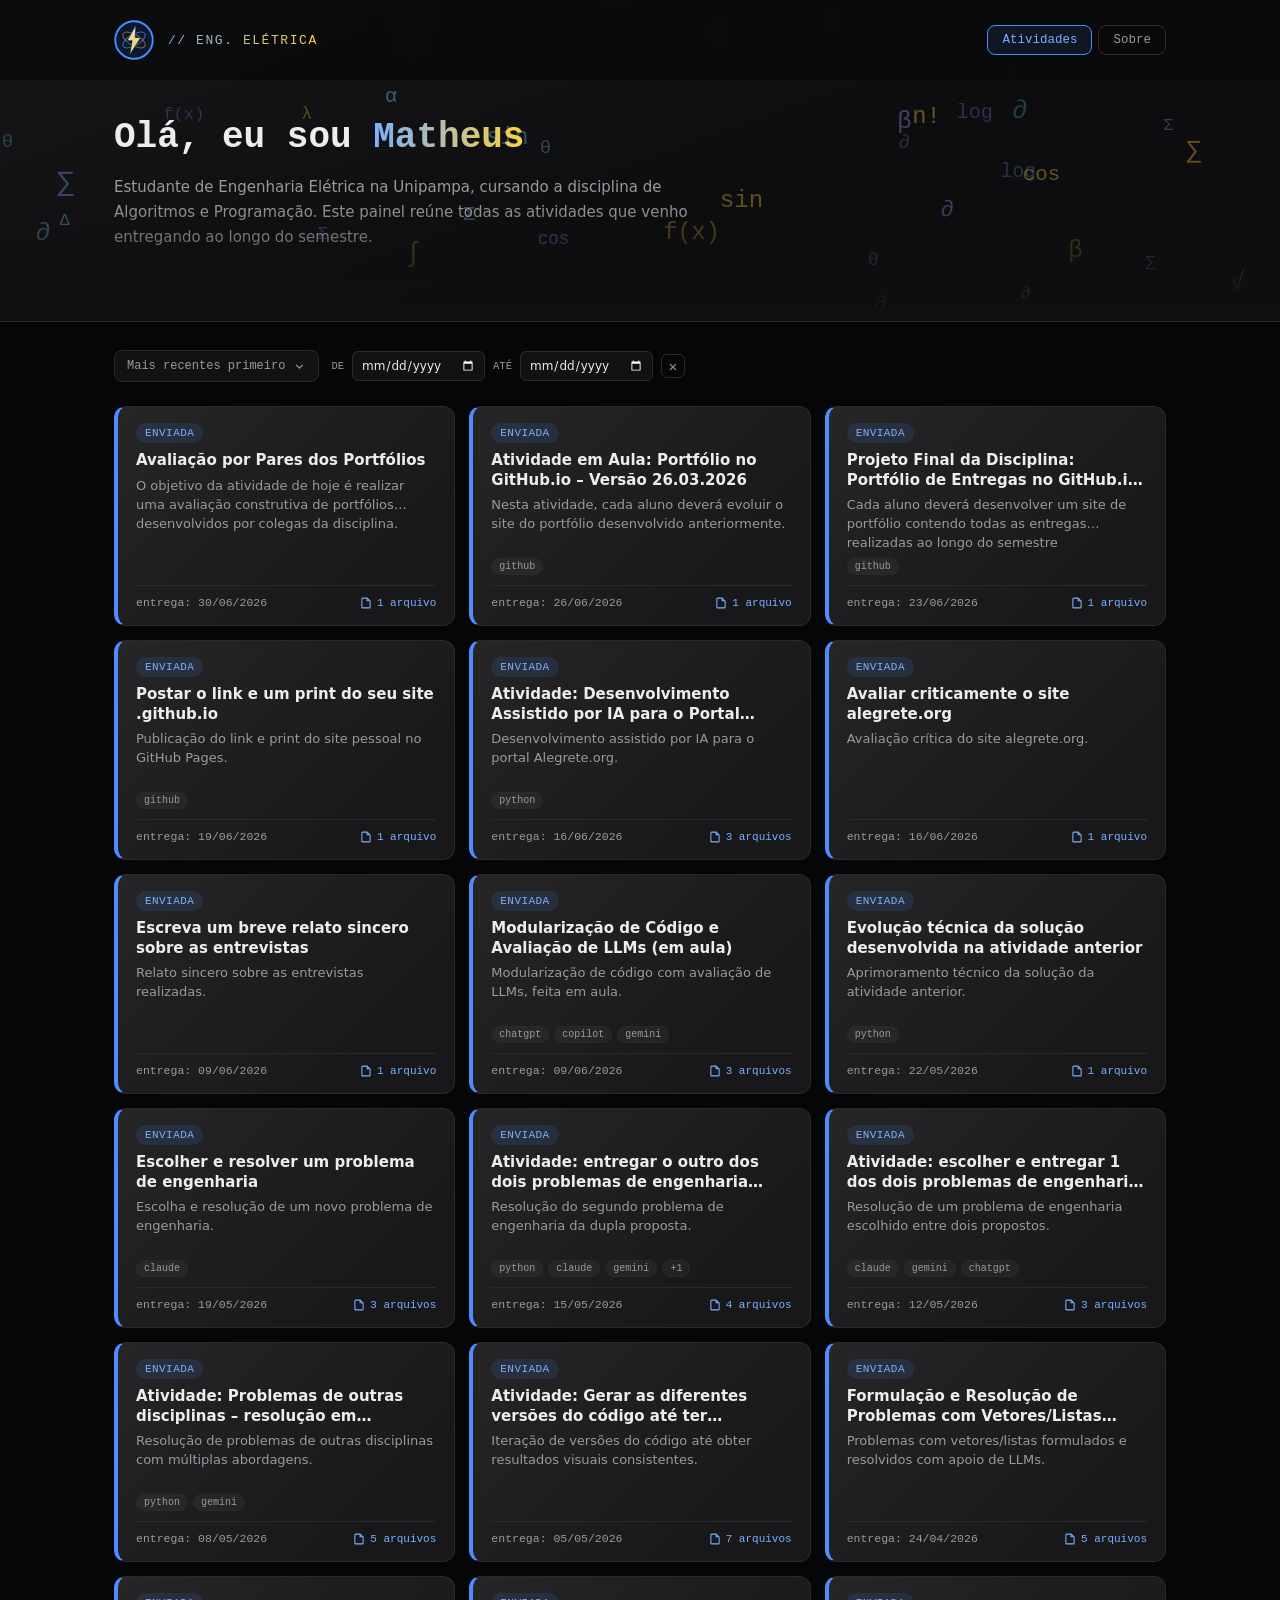
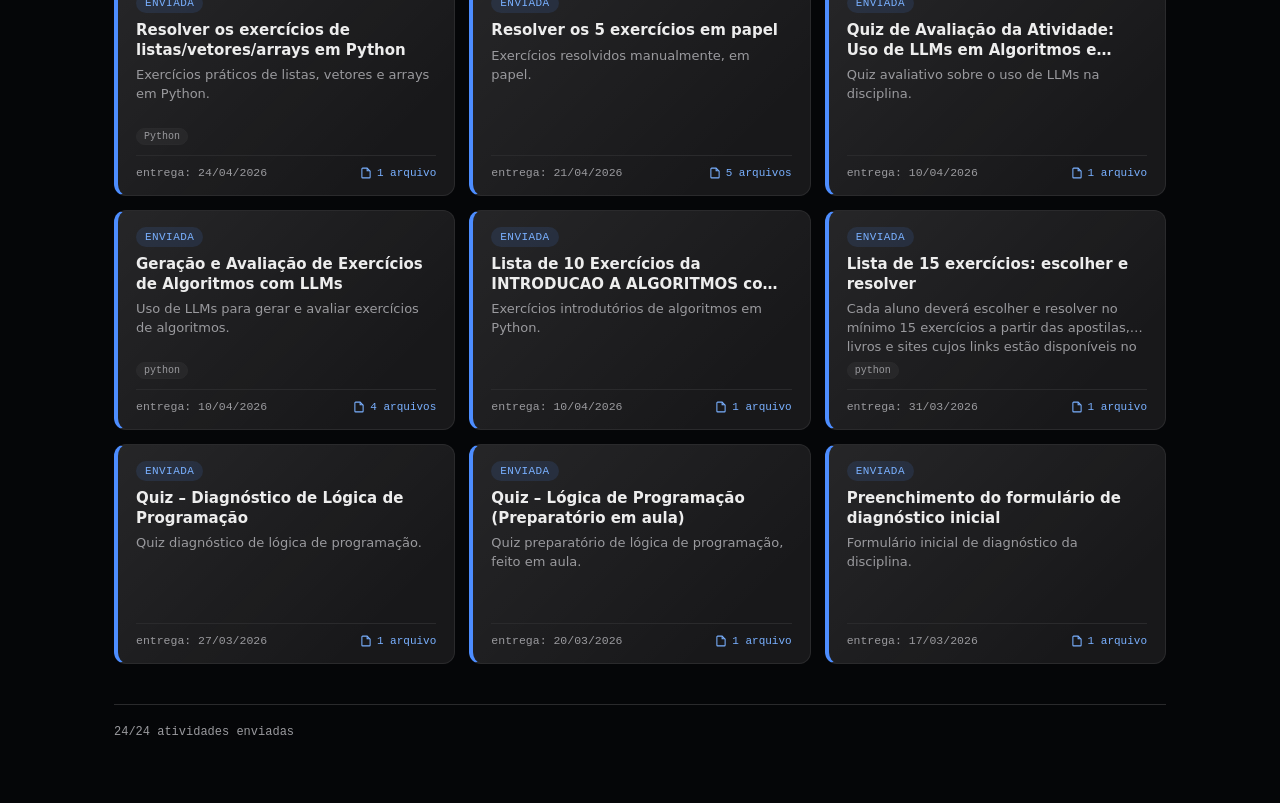
<file: index.html>
<!DOCTYPE html>
<html lang="pt-BR">
<head>
  <meta charset="UTF-8" />
  <meta name="viewport" content="width=device-width, initial-scale=1.0" />
  <title>Acompanhamento — Algoritmos</title>
  <link rel="stylesheet" href="style.css?v=30" />
</head>
<body>
  <div class="hero-zone">
    <canvas id="binary-rain" class="hero-zone-canvas"></canvas>

    <header class="topbar">
      <div class="topbar-inner">
        <div class="topbar-brand">
          <img src="icon-eletrica.svg?v=11" alt="Símbolo de engenharia elétrica" class="topbar-icon" />
          <p class="eyebrow">// eng. elétrica</p>
        </div>
        <nav class="tabs">
          <button class="tab-btn active" data-tab="atividades">Atividades</button>
          <button class="tab-btn" data-tab="sobre">Sobre</button>
        </nav>
      </div>
    </header>

    <div class="hero-zone-inner">
      <section class="hero-intro">
        <h2 class="hero-title">Olá, eu sou <span class="hero-name">Matheus</span></h2>
        <p class="hero-text">
          Estudante de Engenharia Elétrica na Unipampa, cursando a disciplina de
          Algoritmos e Programação. Este painel reúne todas as atividades que
          venho entregando ao longo do semestre.
        </p>
      </section>
    </div>
  </div>

  <main class="page-wrap">

    <div id="painel-atividades">
      <section class="date-filter">
        <button class="sort-btn" id="btn-ordenar" data-ordem="desc">
          <span id="ordenar-label">Mais recentes primeiro</span>
          <svg viewBox="0 0 16 16" width="13" height="13" fill="none" stroke="currentColor" stroke-width="1.6" id="ordenar-icone"><path d="M4 6l4 4 4-4"/></svg>
        </button>

        <div class="date-range">
          <label>De</label>
          <input type="date" id="data-de" />
          <label>Até</label>
          <input type="date" id="data-ate" />
          <button class="date-clear" id="btn-limpar-datas" title="Limpar filtro de data">×</button>
        </div>
      </section>

      <div class="activity-list" id="activity-list">
        <!-- preenchido via JS -->
      </div>
    </div>

    <div class="about-page hidden" id="painel-sobre">
      <div class="about-card">
        <div class="about-header">
          <div class="about-header-left">
            <div class="about-avatar"><img src="foto-maths.jpg" alt="Foto de Matheus Leal Peres" /></div>
            <h2>Matheus Leal Peres</h2>
            <p class="about-role">Engenharia Elétrica — Disciplina de Algoritmos</p>
          </div>
          <img src="imagens/unipampa-logo.svg" alt="Universidade Federal do Pampa" class="about-university-logo" />
        </div>

        <div class="about-contacts">
          <a href="mailto:matheuslp.aluno@unipampa.edu.br" class="about-contact">
            <svg viewBox="0 0 20 20" width="16" height="16" fill="none" stroke="currentColor" stroke-width="1.5"><path d="M2.5 5.5h15v9h-15v-9Z"/><path d="M2.5 5.5l7.5 6 7.5-6"/></svg>
            <span>matheuslp.aluno@unipampa.edu.br</span>
          </a>
          <a href="https://wa.me/5555999505512" target="_blank" rel="noopener" class="about-contact">
            <svg viewBox="0 0 20 20" width="16" height="16" fill="currentColor"><path d="M10 1.5A8.5 8.5 0 0 0 2.7 14.6L1.5 18.5l4-1.2A8.5 8.5 0 1 0 10 1.5Zm0 1.5a7 7 0 1 1-3.9 12.8l-.3-.2-2.3.7.7-2.2-.2-.3A7 7 0 0 1 10 3Zm-2.3 3.4c-.2 0-.4.1-.5.3-.2.2-.6.7-.6 1.6 0 1 .7 1.9 1.5 2.8 1 1.1 1.9 1.7 3 2.2.4.2.7.2 1 .1.3-.1.9-.5 1.1-.9.2-.4.2-.7.1-.9-.1-.1-1.1-.6-1.3-.6-.2-.1-.3 0-.4.1l-.4.5c-.1.1-.2.2-.4.1a4.9 4.9 0 0 1-2.3-2c-.1-.2 0-.3.1-.4l.4-.4c.1-.2.1-.3 0-.5l-.6-1.4c-.1-.2-.2-.3-.4-.3h-.3Z"/></svg>
            <span>(55) 99950-5512</span>
          </a>
          <a href="https://github.com/Exoticos55" target="_blank" rel="noopener" class="about-contact">
            <svg viewBox="0 0 20 20" width="16" height="16" fill="currentColor"><path d="M10 1a9 9 0 0 0-2.85 17.54c.45.08.6-.2.6-.43v-1.7c-2.5.55-3.03-1.07-3.03-1.07-.41-1.04-1-1.32-1-1.32-.82-.55.06-.54.06-.54.9.06 1.38.93 1.38.93.8 1.38 2.1.98 2.6.75.08-.58.32-.98.58-1.2-2-.23-4.1-1-4.1-4.45 0-.98.35-1.78.93-2.42-.1-.23-.4-1.15.1-2.4 0 0 .76-.24 2.5.93a8.6 8.6 0 0 1 4.55 0c1.74-1.17 2.5-.93 2.5-.93.5 1.25.2 2.17.1 2.4.58.64.93 1.44.93 2.42 0 3.46-2.1 4.22-4.1 4.44.33.28.6.84.6 1.7v2.5c0 .24.16.5.6.43A9 9 0 0 0 10 1Z"/></svg>
            <span>github.com/Exoticos55</span>
          </a>
        </div>

        <div class="about-skills">
          <h3>Competências</h3>
          <div class="skill-tags">
            <span class="skill-tag">Python</span>
            <span class="skill-tag">Lógica de Programação</span>
            <span class="skill-tag">Algoritmos</span>
          </div>
        </div>

        <div class="about-text">
          <p>
            Painel de acompanhamento das atividades de Algoritmos,
            desenvolvido para registrar entregas, prazos e evidências de
            forma independente do Google Classroom.
          </p>
        </div>
      </div>
    </div>

    <footer class="page-footer">
      <span id="contador-rodape"></span>
    </footer>

  </main>

  <script src="activities.js?v=7"></script>
  <script src="main.js?v=18"></script>
  <script src="binary-rain.js?v=5"></script>
</body>
</html>
</file>
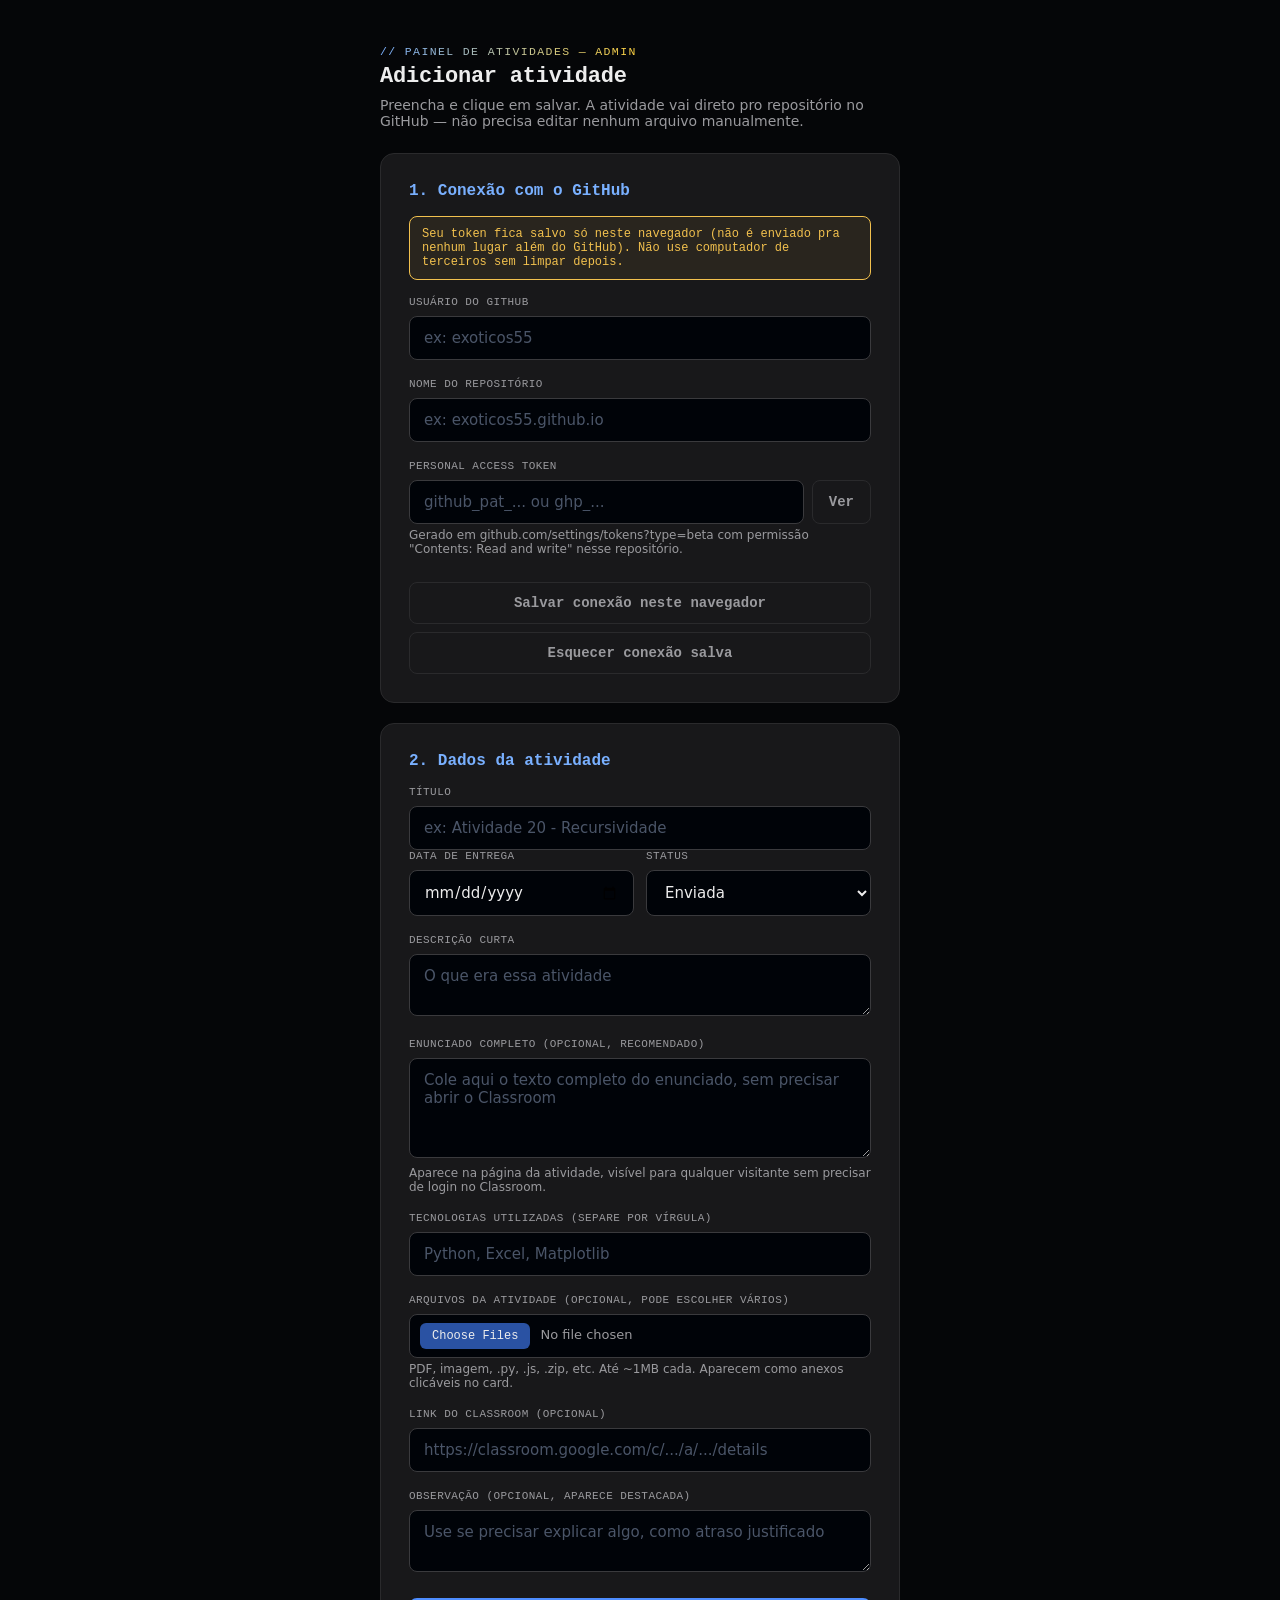
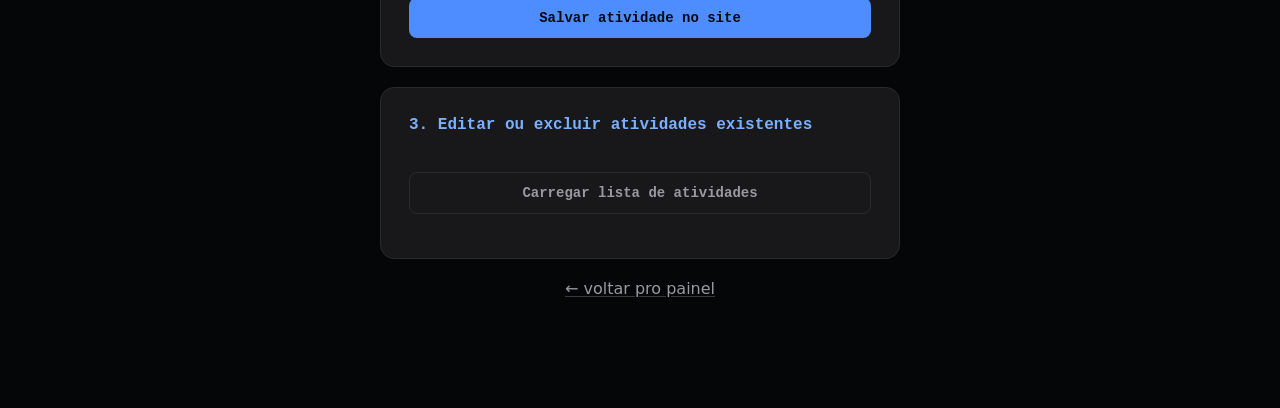
<file: admin.html>
<!DOCTYPE html>
<html lang="pt-BR">
<head>
<meta charset="UTF-8" />
<meta name="viewport" content="width=device-width, initial-scale=1.0" />
<title>Admin — Adicionar atividade</title>
<link rel="stylesheet" href="style.css?v=29" />
<style>
  .admin-wrap { max-width: 560px; margin: 0 auto; padding: 40px 20px 80px; }
  .card {
    border: 1px solid var(--line);
    background: var(--panel);
    border-radius: 14px;
    padding: 28px;
    margin-bottom: 20px;
  }
  .card h2 {
    font-family: var(--mono);
    font-size: 16px;
    margin: 0 0 16px;
    color: var(--accent-bright);
  }
  label {
    display: block;
    font-family: var(--mono);
    font-size: 11px;
    text-transform: uppercase;
    letter-spacing: 0.04em;
    color: var(--ink-dim);
    margin: 18px 0 8px;
  }
  label:first-of-type { margin-top: 0; }
  input, select, textarea {
    width: 100%;
    background: #000308;
    border: 1.5px solid var(--line-bright);
    color: var(--ink);
    padding: 12px 14px;
    border-radius: 8px;
    font-family: var(--sans);
    font-size: 15px;
  }
  input::placeholder, textarea::placeholder {
    color: #4a5568;
  }
  input[type="file"] {
    padding: 8px 10px;
    font-size: 13px;
    color: var(--ink-dim);
  }
  input[type="file"]::-webkit-file-upload-button {
    background: var(--accent-dim);
    color: var(--ink);
    border: none;
    border-radius: 6px;
    padding: 6px 12px;
    font-family: var(--mono);
    font-size: 12px;
    cursor: pointer;
    margin-right: 10px;
  }
  input:focus, select:focus, textarea:focus {
    outline: 2px solid var(--accent);
    outline-offset: 1px;
    border-color: var(--accent);
  }
  input.preenchido {
    border-color: var(--accent);
    background: #051028;
  }
  textarea { resize: vertical; min-height: 60px; }
  .btn {
    width: 100%;
    margin-top: 22px;
    background: var(--accent);
    color: #06080d;
    border: none;
    padding: 12px;
    border-radius: 8px;
    font-family: var(--mono);
    font-size: 14px;
    font-weight: 600;
    cursor: pointer;
  }
  .btn:hover { background: var(--accent-bright); }
  .btn:disabled { opacity: 0.5; cursor: not-allowed; }
  .btn.secondary {
    background: transparent;
    color: var(--ink-dim);
    border: 1px solid var(--line);
  }
  .status {
    font-family: var(--mono);
    font-size: 13px;
    padding: 12px 14px;
    border-radius: 8px;
    margin-top: 16px;
    display: none;
  }
  .status.show { display: block; }
  .status.ok { background: rgba(77,141,255,0.1); color: var(--accent-bright); border: 1px solid var(--accent-dim); }
  .status.err { background: rgba(239,88,104,0.1); color: var(--danger); border: 1px solid var(--danger); }
  .status.loading { background: rgba(139,151,179,0.1); color: var(--ink-dim); border: 1px solid var(--line); }
  .hint {
    font-size: 12px;
    color: var(--ink-dim);
    margin-top: 4px;
  }
  .row { display: flex; gap: 12px; }
  .row > div { flex: 1; }
  .token-warning {
    font-family: var(--mono);
    font-size: 12px;
    color: var(--warn);
    background: rgba(242,193,78,0.08);
    border: 1px solid var(--warn);
    border-radius: 8px;
    padding: 10px 12px;
    margin-bottom: 16px;
  }
  .manage-item {
    border: 1px solid var(--line);
    border-radius: 10px;
    padding: 14px 16px;
    margin-bottom: 10px;
  }
  .manage-item.editing {
    border-color: var(--accent);
    background: #051028;
  }
  .manage-item .row-top {
    display: flex;
    justify-content: space-between;
    align-items: flex-start;
    gap: 10px;
  }
  .manage-item h4 {
    margin: 0 0 4px;
    font-size: 14px;
    color: var(--ink);
  }
  .manage-item .meta {
    font-family: var(--mono);
    font-size: 11.5px;
    color: var(--ink-dim);
  }
  .manage-item .acoes {
    display: flex;
    gap: 6px;
    flex: 0 0 auto;
  }
  .icon-btn {
    background: transparent;
    border: 1px solid var(--line);
    color: var(--ink-dim);
    font-family: var(--mono);
    font-size: 12px;
    padding: 6px 10px;
    border-radius: 6px;
    cursor: pointer;
  }
  .icon-btn:hover { border-color: var(--accent); color: var(--accent-bright); }
  .icon-btn.danger:hover { border-color: var(--danger); color: var(--danger); }
  .manage-edit-form {
    margin-top: 12px;
    padding-top: 12px;
    border-top: 1px solid var(--line);
    display: none;
  }
  .manage-item.editing .manage-edit-form { display: block; }
  .manage-list-empty {
    font-family: var(--mono);
    font-size: 13px;
    color: var(--ink-dim);
    text-align: center;
    padding: 20px;
  }
  .manage-file-item {
    display: flex;
    justify-content: space-between;
    align-items: center;
    gap: 10px;
    padding: 6px 0;
    border-bottom: 1px solid var(--line);
    font-size: 13px;
  }
  .manage-file-item:last-child { border-bottom: none; }
  .manage-file-item a { color: var(--accent-bright); }
</style>
</head>
<body>
  <div class="admin-wrap">

    <header style="margin-bottom: 24px;">
      <p class="eyebrow" style="margin-bottom: 6px;">// painel de atividades — admin</p>
      <h1 style="font-family: var(--mono); font-size: 22px; margin: 0;">Adicionar atividade</h1>
      <p class="subtitle" style="margin-top: 8px;">
        Preencha e clique em salvar. A atividade vai direto pro repositório
        no GitHub — não precisa editar nenhum arquivo manualmente.
      </p>
    </header>

    <div class="card">
      <h2>1. Conexão com o GitHub</h2>
      <div class="token-warning">
        Seu token fica salvo só neste navegador (não é enviado pra
        nenhum lugar além do GitHub). Não use computador de terceiros
        sem limpar depois.
      </div>

      <label for="usuario">Usuário do GitHub</label>
      <input id="usuario" type="text" placeholder="ex: exoticos55" autocomplete="off" />

      <label for="repo">Nome do repositório</label>
      <input id="repo" type="text" placeholder="ex: exoticos55.github.io" autocomplete="off" />

      <label for="token">Personal access token</label>
      <div style="display:flex; gap:8px;">
        <input id="token" type="password" placeholder="github_pat_... ou ghp_..." autocomplete="off" style="flex:1;" />
        <button type="button" class="btn secondary" id="btn-ver-token" style="width:auto; margin-top:0; padding:0 16px;">Ver</button>
      </div>
      <p class="hint">Gerado em github.com/settings/tokens?type=beta com permissão "Contents: Read and write" nesse repositório.</p>

      <button class="btn secondary" id="btn-lembrar" style="margin-top: 14px;">Salvar conexão neste navegador</button>
      <button class="btn secondary" id="btn-esquecer" style="margin-top: 8px;">Esquecer conexão salva</button>
    </div>

    <div class="card">
      <h2>2. Dados da atividade</h2>

      <label for="titulo">Título</label>
      <input id="titulo" type="text" placeholder="ex: Atividade 20 - Recursividade" autocomplete="off" />

      <div class="row">
        <div>
          <label for="data">Data de entrega</label>
          <input id="data" type="date" />
        </div>
        <div>
          <label for="status">Status</label>
          <select id="status">
            <option value="enviada">Enviada</option>
            <option value="feita_nao_confirmada">Feita, não confirmada</option>
            <option value="pendente">Pendente</option>
            <option value="atrasada">Atrasada</option>
          </select>
        </div>
      </div>

      <label for="descricao">Descrição curta</label>
      <textarea id="descricao" placeholder="O que era essa atividade"></textarea>

      <label for="enunciado">Enunciado completo (opcional, recomendado)</label>
      <textarea id="enunciado" placeholder="Cole aqui o texto completo do enunciado, sem precisar abrir o Classroom" style="min-height: 100px;"></textarea>
      <p class="hint">Aparece na página da atividade, visível para qualquer visitante sem precisar de login no Classroom.</p>

      <label for="tecnologias">Tecnologias utilizadas (separe por vírgula)</label>
      <input id="tecnologias" type="text" placeholder="Python, Excel, Matplotlib" />

      <label for="arquivo">Arquivos da atividade (opcional, pode escolher vários)</label>
      <input id="arquivo" type="file" multiple />
      <p class="hint">PDF, imagem, .py, .js, .zip, etc. Até ~1MB cada. Aparecem como anexos clicáveis no card.</p>

      <label for="link">Link do Classroom (opcional)</label>
      <input id="link" type="text" placeholder="https://classroom.google.com/c/.../a/.../details" />

      <label for="nota">Observação (opcional, aparece destacada)</label>
      <textarea id="nota" placeholder="Use se precisar explicar algo, como atraso justificado"></textarea>

      <button class="btn" id="btn-salvar">Salvar atividade no site</button>

      <div class="status" id="status-box"></div>
    </div>

    <div class="card">
      <h2>3. Editar ou excluir atividades existentes</h2>
      <button class="btn secondary" id="btn-carregar-lista">Carregar lista de atividades</button>
      <div class="status" id="status-box-lista"></div>
      <div id="manage-list" style="margin-top: 16px;"></div>
    </div>

    <p style="text-align:center;">
      <a href="index.html">← voltar pro painel</a>
    </p>

  </div>

<script>
const $ = (id) => document.getElementById(id);

function carregarConexaoSalva() {
  const salvo = localStorage.getItem("painel_github_conexao");
  if (salvo) {
    try {
      const { usuario, repo } = JSON.parse(salvo);
      $("usuario").value = usuario || "";
      $("repo").value = repo || "";
    } catch (e) {}
  }
}

$("btn-lembrar").addEventListener("click", () => {
  const usuario = $("usuario").value.trim();
  const repo = $("repo").value.trim();
  if (!usuario || !repo) {
    mostrarStatus("err", "Preencha usuário e repositório antes de salvar.");
    return;
  }
  localStorage.setItem("painel_github_conexao", JSON.stringify({ usuario, repo }));
  mostrarStatus("ok", "Usuário e repositório salvos neste navegador. (O token nunca é salvo, por segurança — digite ele de novo a cada visita.)");
});

$("btn-esquecer").addEventListener("click", () => {
  localStorage.removeItem("painel_github_conexao");
  $("usuario").value = "";
  $("repo").value = "";
  mostrarStatus("ok", "Conexão esquecida.");
});

function mostrarStatus(tipo, texto) {
  const box = $("status-box");
  box.className = "status show " + tipo;
  box.textContent = texto;
}

function base64EncodeUtf8(str) {
  return btoa(unescape(encodeURIComponent(str)));
}

function base64DecodeUtf8(b64) {
  return decodeURIComponent(escape(atob(b64)));
}

$("btn-ver-token").addEventListener("click", () => {
  const campo = $("token");
  const botao = $("btn-ver-token");
  if (campo.type === "password") {
    campo.type = "text";
    botao.textContent = "Ocultar";
  } else {
    campo.type = "password";
    botao.textContent = "Ver";
  }
});

async function githubRequest(url, token, options = {}) {
  const resp = await fetch(url, {
    ...options,
    headers: {
      Authorization: `Bearer ${token}`,
      Accept: "application/vnd.github+json",
      ...(options.headers || {}),
    },
  });
  if (!resp.ok) {
    const body = await resp.text();
    throw new Error(`GitHub respondeu ${resp.status}: ${body.slice(0, 200)}`);
  }
  return resp.json();
}

function lerArquivoComoBase64(arquivo) {
  return new Promise((resolve, reject) => {
    const reader = new FileReader();
    reader.onload = () => {
      // reader.result vem como "data:<mime>;base64,<conteudo>"
      const base64 = reader.result.split(",")[1];
      resolve(base64);
    };
    reader.onerror = () => reject(new Error("Não consegui ler o arquivo selecionado."));
    reader.readAsDataURL(arquivo);
  });
}

function gerarNomeArquivoSeguro(nomeOriginal) {
  const timestamp = Date.now();
  const nomeLimpo = nomeOriginal
    .normalize("NFD").replace(/[\u0300-\u036f]/g, "")
    .replace(/[^a-zA-Z0-9.\-_]/g, "-");
  return `${timestamp}-${nomeLimpo}`;
}

async function subirArquivoParaRepositorio(arquivo, usuario, repo, token) {
  const conteudoBase64 = await lerArquivoComoBase64(arquivo);
  const nomeArquivo = gerarNomeArquivoSeguro(arquivo.name);
  const caminho = `arquivos/${nomeArquivo}`;
  const apiUrl = `https://api.github.com/repos/${usuario}/${repo}/contents/${caminho}`;

  await githubRequest(apiUrl, token, {
    method: "PUT",
    headers: { "Content-Type": "application/json" },
    body: JSON.stringify({
      message: `Adiciona arquivo: ${arquivo.name}`,
      content: conteudoBase64,
    }),
  });

  return {
    nome: arquivo.name,
    url: `https://raw.githubusercontent.com/${usuario}/${repo}/main/${caminho}`,
  };
}

async function subirVariosArquivos(arquivos, usuario, repo, token, aoProgredir) {
  const resultados = [];
  for (const arquivo of arquivos) {
    if (aoProgredir) aoProgredir(arquivo.name);
    const resultado = await subirArquivoParaRepositorio(arquivo, usuario, repo, token);
    resultados.push(resultado);
  }
  return resultados;
}

function montarBlocoAtividade(dados) {
  const campos = [
    `    titulo: ${JSON.stringify(dados.titulo)},`,
    `    data: ${JSON.stringify(dados.data)},`,
    `    status: ${JSON.stringify(dados.status)},`,
    `    link: ${JSON.stringify(dados.link || "")},`,
    `    descricao: ${JSON.stringify(dados.descricao || "")},`,
  ];
  if (dados.enunciado && dados.enunciado.trim()) {
    campos.push(`    enunciado: ${JSON.stringify(dados.enunciado)},`);
  }
  if (dados.nota && dados.nota.trim()) {
    campos.push(`    nota: ${JSON.stringify(dados.nota)},`);
  }
  if (Array.isArray(dados.arquivos) && dados.arquivos.length > 0) {
    const itensArquivos = dados.arquivos
      .map((arq) => `      { nome: ${JSON.stringify(arq.nome)}, url: ${JSON.stringify(arq.url)} },`)
      .join("\n");
    campos.push(`    arquivos: [\n${itensArquivos}\n    ],`);
  }
  if (Array.isArray(dados.tecnologias) && dados.tecnologias.length > 0) {
    const itensTecnologias = dados.tecnologias.map((t) => JSON.stringify(t)).join(", ");
    campos.push(`    tecnologias: [${itensTecnologias}],`);
  }
  return "  {\n" + campos.join("\n") + "\n  },";
}

function inserirNovoBlocoNoConteudo(conteudoAtual, novoBloco) {
  const marcador = "// Não precisa editar nada abaixo desta linha.";
  const idxMarcador = conteudoAtual.indexOf(marcador);
  if (idxMarcador === -1) {
    throw new Error("Não encontrei o marcador de fim da lista no arquivo. Edite manualmente.");
  }

  let antesDoMarcador = conteudoAtual.slice(0, idxMarcador);
  const fechamentoIdx = antesDoMarcador.lastIndexOf("];");
  if (fechamentoIdx === -1) {
    throw new Error("Não encontrei o fechamento da lista de atividades.");
  }

  const inicio = antesDoMarcador.slice(0, fechamentoIdx);
  const resto = conteudoAtual.slice(idxMarcador);

  return `${inicio}${novoBloco}\n];\n\n${resto}`;
}

$("btn-salvar").addEventListener("click", async () => {
  const usuario = $("usuario").value.trim();
  const repo = $("repo").value.trim();
  const token = $("token").value.trim();
  const titulo = $("titulo").value.trim();
  const data = $("data").value;
  const status = $("status").value;
  const link = $("link").value.trim();
  const descricao = $("descricao").value.trim();
  const enunciado = $("enunciado").value.trim();
  const tecnologiasTexto = $("tecnologias").value.trim();
  const tecnologias = tecnologiasTexto
    ? tecnologiasTexto.split(",").map((t) => t.trim()).filter(Boolean)
    : [];
  const nota = $("nota").value.trim();
  const arquivosSelecionados = Array.from($("arquivo").files);

  if (!usuario || !repo || !token) {
    mostrarStatus("err", "Preencha usuário, repositório e token antes de salvar.");
    return;
  }
  if (!titulo || !data) {
    mostrarStatus("err", "Preencha pelo menos o título e a data da atividade.");
    return;
  }

  $("btn-salvar").disabled = true;

  try {
    let arquivos = [];
    if (arquivosSelecionados.length > 0) {
      arquivos = await subirVariosArquivos(arquivosSelecionados, usuario, repo, token, (nome) => {
        mostrarStatus("loading", `Enviando arquivo "${nome}"...`);
      });
    }

    mostrarStatus("loading", "Buscando arquivo atual no GitHub...");

    const apiBase = `https://api.github.com/repos/${usuario}/${repo}/contents/activities.js`;
    const arquivoAtual = await githubRequest(apiBase, token);
    const conteudoAtual = base64DecodeUtf8(arquivoAtual.content);

    const novoBloco = montarBlocoAtividade({ titulo, data, status, link, descricao, enunciado, nota, arquivos, tecnologias });
    const novoConteudo = inserirNovoBlocoNoConteudo(conteudoAtual, novoBloco);

    mostrarStatus("loading", "Salvando atividade no repositório...");

    await githubRequest(apiBase, token, {
      method: "PUT",
      headers: { "Content-Type": "application/json" },
      body: JSON.stringify({
        message: `Adiciona atividade: ${titulo}`,
        content: base64EncodeUtf8(novoConteudo),
        sha: arquivoAtual.sha,
      }),
    });

    mostrarStatus("ok", `Atividade "${titulo}" salva! O site atualiza em alguns segundos. Pode atualizar a página do painel.`);
    $("titulo").value = "";
    $("data").value = "";
    $("link").value = "";
    $("descricao").value = "";
    $("enunciado").value = "";
    $("tecnologias").value = "";
    $("nota").value = "";
    $("arquivo").value = "";
  } catch (erro) {
    mostrarStatus("err", "Erro ao salvar: " + erro.message);
  } finally {
    $("btn-salvar").disabled = false;
  }
});

// ===================================================================
// Seção 3: editar/excluir atividades existentes
// ===================================================================

function mostrarStatusLista(tipo, texto) {
  const box = $("status-box-lista");
  box.className = "status show " + tipo;
  box.textContent = texto;
}

function extrairListaDeAtividades(conteudoArquivo) {
  const inicioArray = conteudoArquivo.indexOf("const atividades = [");
  const marcador = "// Não precisa editar nada abaixo desta linha.";
  const fimArea = conteudoArquivo.indexOf(marcador);
  if (inicioArray === -1 || fimArea === -1) {
    throw new Error("Não consegui localizar a lista de atividades no arquivo.");
  }
  const trechoComArray = conteudoArquivo.slice(inicioArray, fimArea);
  const fnTexto = trechoComArray.replace("const atividades =", "return") + "atividades;";
  const lista = new Function(fnTexto)();
  return lista;
}

function montarArquivoCompleto(cabecalhoOriginal, novaLista) {
  const marcadorInicio = "const atividades = [";
  const idxInicio = cabecalhoOriginal.indexOf(marcadorInicio);
  const cabecalho = cabecalhoOriginal.slice(0, idxInicio);

  const marcadorFim = "// Não precisa editar nada abaixo desta linha.";
  const idxFim = cabecalhoOriginal.indexOf(marcadorFim);
  const rodape = cabecalhoOriginal.slice(idxFim);

  const blocos = novaLista.map((dados) => montarBlocoAtividade(dados)).join("\n");

  return `${cabecalho}const atividades = [\n${blocos}\n];\n\n${rodape}`;
}

let listaAtual = [];
let shaAtual = null;

async function carregarLista() {
  const usuario = $("usuario").value.trim();
  const repo = $("repo").value.trim();
  const token = $("token").value.trim();

  if (!usuario || !repo || !token) {
    mostrarStatusLista("err", "Preencha usuário, repositório e token na seção 1 antes de carregar.");
    return;
  }

  mostrarStatusLista("loading", "Carregando atividades do repositório...");
  $("manage-list").innerHTML = "";

  try {
    const apiBase = `https://api.github.com/repos/${usuario}/${repo}/contents/activities.js`;
    const arquivoAtual = await githubRequest(apiBase, token);
    const conteudoAtual = base64DecodeUtf8(arquivoAtual.content);

    listaAtual = extrairListaDeAtividades(conteudoAtual);
    shaAtual = arquivoAtual.sha;

    renderizarListaGerenciamento();
    mostrarStatusLista("ok", `${listaAtual.length} atividades carregadas.`);
  } catch (erro) {
    mostrarStatusLista("err", "Erro ao carregar: " + erro.message);
  }
}

function renderizarListaGerenciamento() {
  const container = $("manage-list");

  if (listaAtual.length === 0) {
    container.innerHTML = `<p class="manage-list-empty">Nenhuma atividade encontrada.</p>`;
    return;
  }

  container.innerHTML = listaAtual
    .map((a, indice) => `
      <div class="manage-item" id="manage-item-${indice}">
        <div class="row-top">
          <div>
            <h4>${a.titulo}</h4>
            <span class="meta">${a.data} — ${a.status}</span>
          </div>
          <div class="acoes">
            <button class="icon-btn" data-acao="editar" data-indice="${indice}">Editar</button>
            <button class="icon-btn danger" data-acao="excluir" data-indice="${indice}">Excluir</button>
          </div>
        </div>
        <div class="manage-edit-form" id="manage-edit-${indice}"></div>
      </div>
    `)
    .join("");

  container.querySelectorAll('[data-acao="editar"]').forEach((btn) => {
    btn.addEventListener("click", () => abrirEdicao(parseInt(btn.dataset.indice, 10)));
  });
  container.querySelectorAll('[data-acao="excluir"]').forEach((btn) => {
    btn.addEventListener("click", () => excluirAtividade(parseInt(btn.dataset.indice, 10)));
  });
}

function escaparParaHtml(texto) {
  return String(texto)
    .replace(/&/g, "&amp;")
    .replace(/</g, "&lt;")
    .replace(/>/g, "&gt;")
    .replace(/"/g, "&quot;");
}

function abrirEdicao(indice) {
  const item = listaAtual[indice];
  const itemEl = $(`manage-item-${indice}`);
  const formEl = $(`manage-edit-${indice}`);

  const jaAberto = itemEl.classList.contains("editing");
  document.querySelectorAll(".manage-item.editing").forEach((el) => el.classList.remove("editing"));

  if (jaAberto) return;

  const arquivosExistentes = Array.isArray(item.arquivos) ? item.arquivos : [];
  const listaArquivosHtml = arquivosExistentes.length
    ? arquivosExistentes
        .map(
          (arq, i) => `
        <div class="manage-file-item" data-arquivo-indice="${i}">
          <a href="${arq.url}" target="_blank" rel="noopener">${arq.nome}</a>
          <button type="button" class="icon-btn danger" data-acao="remover-arquivo" data-indice="${indice}" data-arquivo-indice="${i}">Remover</button>
        </div>
      `
        )
        .join("")
    : `<p class="hint">Nenhum arquivo anexado ainda.</p>`;

  itemEl.classList.add("editing");
  formEl.innerHTML = `
    <label>Título</label>
    <input type="text" id="edit-titulo-${indice}" value="${item.titulo.replace(/"/g, "&quot;")}" />
    <div class="row">
      <div>
        <label>Data de entrega</label>
        <input type="date" id="edit-data-${indice}" value="${item.data}" />
      </div>
      <div>
        <label>Status</label>
        <select id="edit-status-${indice}">
          <option value="enviada">Enviada</option>
          <option value="feita_nao_confirmada">Feita, não confirmada</option>
          <option value="pendente">Pendente</option>
          <option value="atrasada">Atrasada</option>
        </select>
      </div>
    </div>
    <label>Descrição curta</label>
    <textarea id="edit-descricao-${indice}">${escaparParaHtml(item.descricao || "")}</textarea>
    <label>Enunciado completo (opcional, recomendado)</label>
    <textarea id="edit-enunciado-${indice}" style="min-height: 100px;">${escaparParaHtml(item.enunciado || "")}</textarea>
    <label>Tecnologias utilizadas (separe por vírgula)</label>
    <input type="text" id="edit-tecnologias-${indice}" value="${(Array.isArray(item.tecnologias) ? item.tecnologias.join(", ") : "")}" placeholder="Python, Excel, Matplotlib" />
    <label>Link do Classroom (opcional)</label>
    <input type="text" id="edit-link-${indice}" value="${item.link || ""}" />
    <label>Arquivos anexados</label>
    <div id="edit-arquivos-lista-${indice}">${listaArquivosHtml}</div>

    <label>Vincular arquivo já existente na pasta "arquivos/" (sem subir de novo)</label>
    <div class="row">
      <div>
        <input type="text" id="edit-vincular-nome-${indice}" placeholder="Nome de exibição, ex: sitev1.pdf" />
      </div>
    </div>
    <input type="text" id="edit-vincular-url-${indice}" placeholder="https://raw.githubusercontent.com/.../arquivos/123-arquivo.pdf" style="margin-top: 8px;" />
    <button type="button" class="btn secondary" data-acao="vincular-arquivo" data-indice="${indice}" style="margin-top: 8px;">Vincular arquivo existente</button>

    <label style="margin-top: 18px;">Adicionar novo(s) arquivo(s) do computador</label>
    <input type="file" id="edit-arquivo-${indice}" multiple />
    <label>Observação (opcional)</label>
    <textarea id="edit-nota-${indice}">${item.nota || ""}</textarea>
    <button class="btn" data-acao="salvar-edicao" data-indice="${indice}">Salvar alteração</button>
  `;
  $(`edit-status-${indice}`).value = item.status;

  formEl.querySelectorAll('[data-acao="remover-arquivo"]').forEach((btn) => {
    btn.addEventListener("click", () => {
      const idxArq = parseInt(btn.dataset.arquivoIndice, 10);
      arquivosExistentes.splice(idxArq, 1);
      listaAtual[indice].arquivos = arquivosExistentes;
      abrirEdicaoForcado(indice);
    });
  });

  formEl.querySelector('[data-acao="vincular-arquivo"]').addEventListener("click", () => {
    const nome = $(`edit-vincular-nome-${indice}`).value.trim();
    const url = $(`edit-vincular-url-${indice}`).value.trim();
    if (!nome || !url) {
      mostrarStatusLista("err", "Preencha o nome de exibição e a URL antes de vincular.");
      return;
    }
    arquivosExistentes.push({ nome, url });
    listaAtual[indice].arquivos = arquivosExistentes;
    abrirEdicaoForcado(indice);
    mostrarStatusLista("ok", `Arquivo "${nome}" vinculado. Clique em "Salvar alteração" para confirmar.`);
  });

  formEl.querySelector('[data-acao="salvar-edicao"]').addEventListener("click", () => salvarEdicao(indice));
}

function abrirEdicaoForcado(indice) {
  const itemEl = $(`manage-item-${indice}`);
  itemEl.classList.remove("editing");
  abrirEdicao(indice);
}

async function salvarEdicao(indice) {
  const usuario = $("usuario").value.trim();
  const repo = $("repo").value.trim();
  const token = $("token").value.trim();
  const novosArquivos = Array.from($(`edit-arquivo-${indice}`).files);

  let arquivos = Array.isArray(listaAtual[indice].arquivos) ? [...listaAtual[indice].arquivos] : [];

  if (novosArquivos.length > 0) {
    try {
      const enviados = await subirVariosArquivos(novosArquivos, usuario, repo, token, (nome) => {
        mostrarStatusLista("loading", `Enviando arquivo "${nome}"...`);
      });
      arquivos = arquivos.concat(enviados);
    } catch (erro) {
      mostrarStatusLista("err", "Erro ao enviar arquivo: " + erro.message);
      return;
    }
  }

  const tecnologiasTexto = $(`edit-tecnologias-${indice}`).value.trim();
  const tecnologias = tecnologiasTexto
    ? tecnologiasTexto.split(",").map((t) => t.trim()).filter(Boolean)
    : [];

  listaAtual[indice] = {
    titulo: $(`edit-titulo-${indice}`).value.trim(),
    data: $(`edit-data-${indice}`).value,
    status: $(`edit-status-${indice}`).value,
    link: $(`edit-link-${indice}`).value.trim(),
    descricao: $(`edit-descricao-${indice}`).value.trim(),
    enunciado: $(`edit-enunciado-${indice}`).value.trim(),
    arquivos: arquivos,
    tecnologias: tecnologias,
    nota: $(`edit-nota-${indice}`).value.trim(),
  };
  await salvarListaCompleta(`Edita atividade: ${listaAtual[indice].titulo}`);
}

async function excluirAtividade(indice) {
  const item = listaAtual[indice];
  const confirmou = confirm(`Excluir "${item.titulo}"? Essa ação não pode ser desfeita.`);
  if (!confirmou) return;

  listaAtual.splice(indice, 1);
  await salvarListaCompleta(`Remove atividade: ${item.titulo}`);
}

async function salvarListaCompleta(mensagemCommit) {
  const usuario = $("usuario").value.trim();
  const repo = $("repo").value.trim();
  const token = $("token").value.trim();

  mostrarStatusLista("loading", "Salvando alterações no repositório...");

  try {
    const apiBase = `https://api.github.com/repos/${usuario}/${repo}/contents/activities.js`;
    const arquivoAtual = await githubRequest(apiBase, token);
    const conteudoAtual = base64DecodeUtf8(arquivoAtual.content);

    const novoConteudo = montarArquivoCompleto(conteudoAtual, listaAtual);

    await githubRequest(apiBase, token, {
      method: "PUT",
      headers: { "Content-Type": "application/json" },
      body: JSON.stringify({
        message: mensagemCommit,
        content: base64EncodeUtf8(novoConteudo),
        sha: arquivoAtual.sha,
      }),
    });

    mostrarStatusLista("ok", "Alteração salva! Recarregando lista...");
    await carregarLista();
  } catch (erro) {
    mostrarStatusLista("err", "Erro ao salvar: " + erro.message);
  }
}

$("btn-carregar-lista").addEventListener("click", carregarLista);

carregarConexaoSalva();
</script>
</body>
</html>
</file>
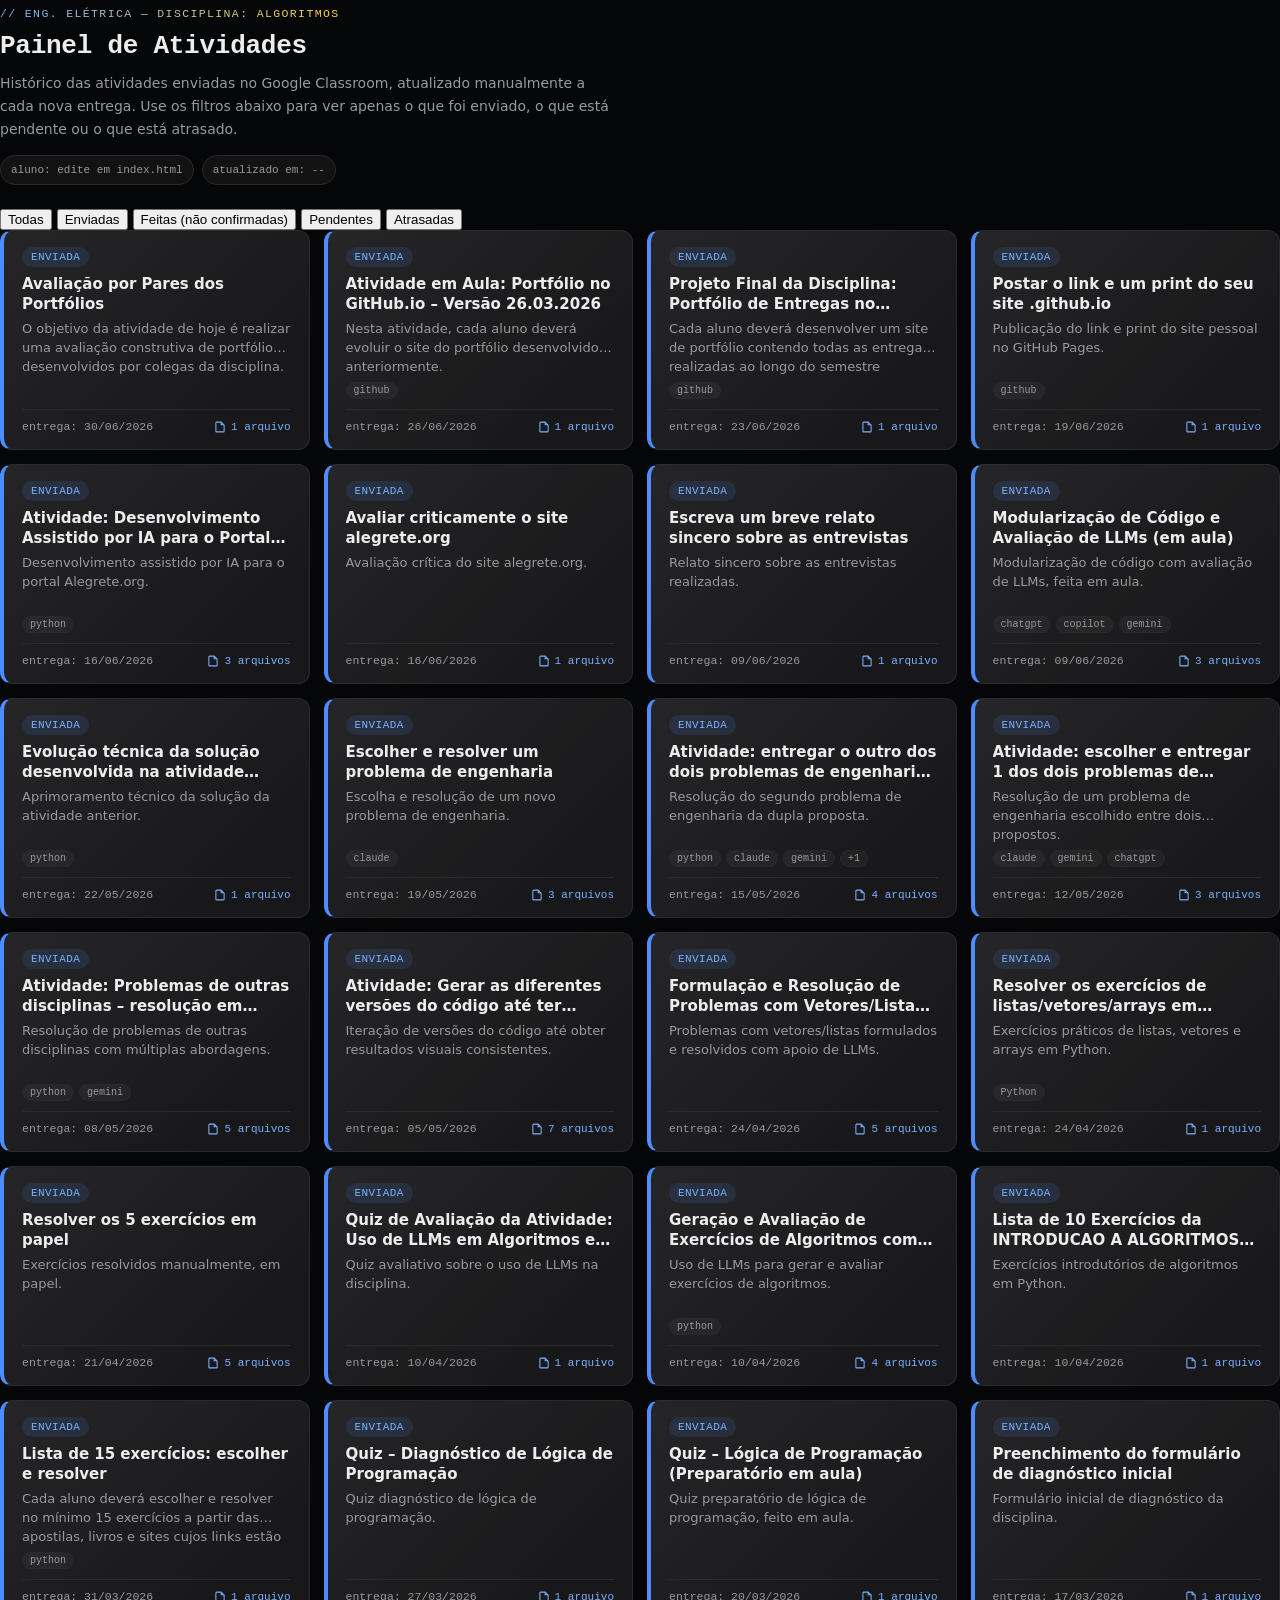
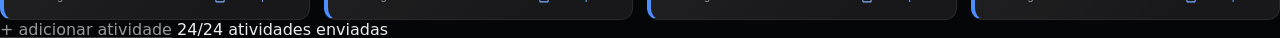
<file: index (1).html>
<!DOCTYPE html>
<html lang="pt-BR">
<head>
  <meta charset="UTF-8" />
  <meta name="viewport" content="width=device-width, initial-scale=1.0" />
  <title>Acompanhamento — Algoritmos</title>
  <link rel="stylesheet" href="style.css?v=8" />
</head>
<body>
  <div class="wrap">

    <header class="hero reveal">
      <div class="hero-icon">
        <img src="icon-eletrica.svg?v=8" alt="Símbolo de engenharia elétrica" />
      </div>
      <div class="hero-text">
        <p class="eyebrow">// eng. elétrica — disciplina: algoritmos</p>
        <h1>Painel de Atividades</h1>
        <p class="subtitle">
          Histórico das atividades enviadas no Google Classroom, atualizado
          manualmente a cada nova entrega. Use os filtros abaixo para ver
          apenas o que foi enviado, o que está pendente ou o que está
          atrasado.
        </p>
        <div class="meta-row">
          <span class="meta-pill" id="nome-aluno">aluno: edite em index.html</span>
          <span class="meta-pill" id="ultima-atualizacao">atualizado em: --</span>
        </div>
      </div>
    </header>

    <section class="progress-section reveal" id="progress-section">
      <!-- preenchido via JS -->
    </section>

    <section class="summary reveal" id="summary">
      <!-- preenchido via JS -->
    </section>

    <section class="filters" id="filters">
      <button class="filter-btn active" data-filter="todas">Todas</button>
      <button class="filter-btn" data-filter="enviada">Enviadas</button>
      <button class="filter-btn" data-filter="feita_nao_confirmada">Feitas (não confirmadas)</button>
      <button class="filter-btn" data-filter="pendente">Pendentes</button>
      <button class="filter-btn" data-filter="atrasada">Atrasadas</button>
    </section>

    <main class="activity-list" id="activity-list">
      <!-- preenchido via JS -->
    </main>

    <footer>
      <span><a href="admin.html">+ adicionar atividade</a></span>
      <span id="contador-rodape"></span>
    </footer>

  </div>

  <script src="activities.js?v=5"></script>
  <script src="main.js?v=5"></script>
</body>
</html>
</file>
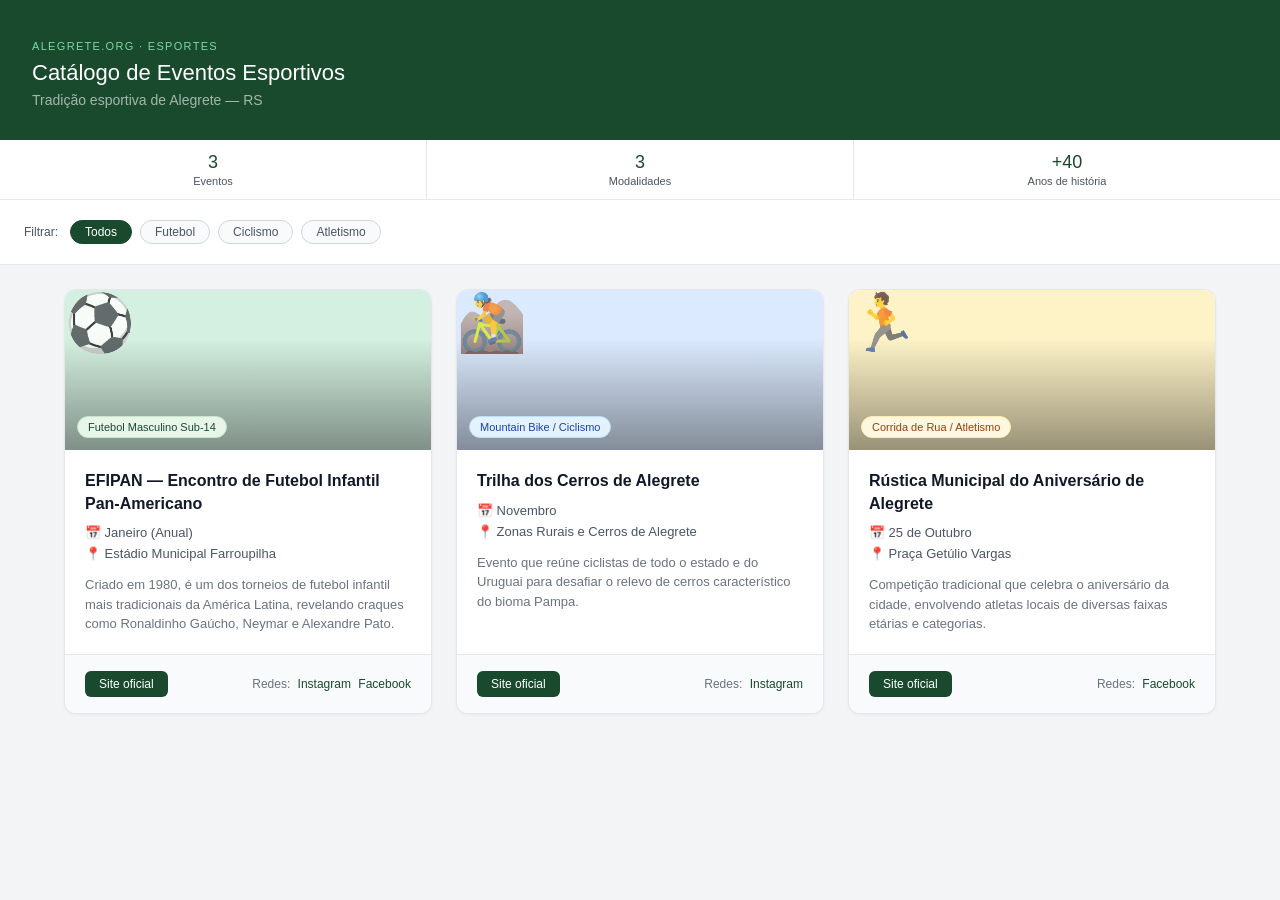
<file: arquivos/1782249620120-sitehtml.html>
<!DOCTYPE html>
<html lang="pt-BR">
<head>
<meta charset="UTF-8">
<meta name="viewport" content="width=device-width, initial-scale=1.0">
<title>Catálogo de Eventos Esportivos de Alegrete-RS</title>
<style>
* { box-sizing: border-box; margin: 0; padding: 0; }
body { font-family: -apple-system, BlinkMacSystemFont, "Segoe UI", Roboto, sans-serif; background: #f3f4f6; padding-bottom: 3rem; }

.portal-header {
  background: #1a4a2e;
  color: #fff;
  padding: 2.5rem 2rem 2rem;
  position: relative;
  overflow: hidden;
}
.eyebrow {
  font-size: 11px;
  letter-spacing: 0.12em;
  text-transform: uppercase;
  color: #7ed8a4;
  margin-bottom: 0.5rem;
}
.portal-header h1 {
  font-size: 22px;
  font-weight: 500;
  color: #fff;
  margin-bottom: 0.4rem;
}
.portal-header p {
  font-size: 14px;
  color: rgba(255,255,255,0.6);
}

.stats-bar {
  display: flex;
  background: #ffffff;
  border-bottom: 0.5px solid #e5e7eb;
}
.stat-cell {
  flex: 1;
  text-align: center;
  padding: 0.75rem;
  border-right: 0.5px solid #e5e7eb;
}
.stat-cell:last-child { border-right: none; }
.stat-num { font-size: 18px; font-weight: 500; color: #1a4a2e; }
.stat-lbl { font-size: 11px; color: #4b5563; margin-top: 2px; }

.filter-bar {
  display: flex;
  gap: 8px;
  padding: 1.25rem 1.5rem;
  background: #ffffff;
  border-bottom: 0.5px solid #e5e7eb;
  align-items: center;
}
.filter-label {
  font-size: 12px;
  color: #4b5563;
  margin-right: 4px;
}
.chip {
  font-size: 12px;
  padding: 4px 14px;
  border-radius: 999px;
  border: 0.5px solid #d1d5db;
  background: #f9fafb;
  color: #4b5563;
  cursor: pointer;
  transition: all 0.15s;
}
.chip.active {
  background: #1a4a2e;
  color: #fff;
  border-color: #1a4a2e;
}

.cards-grid {
  display: grid;
  grid-template-columns: repeat(auto-fit, minmax(320px, 1fr));
  gap: 1.5rem;
  padding: 1.5rem;
  max-width: 1200px;
  margin: 0 auto;
}

.event-card {
  background: #ffffff;
  border-radius: 12px;
  border: 0.5px solid #e5e7eb;
  overflow: hidden;
  display: flex;
  flex-direction: column;
  box-shadow: 0 1px 3px rgba(0,0,0,0.05);
}
.card-img {
  height: 160px;
  position: relative;
  display: flex;
  align-items: flex-end;
  padding: 12px;
}
.card-img-bg {
  position: absolute; inset: 0;
  display: flex align-items: center; justify-content: center;
  font-size: 56px;
  opacity: 0.8;
}
.card-img-overlay {
  position: absolute; inset: 0;
  background: linear-gradient(to top, rgba(0,0,0,0.4) 0%, transparent 70%);
}
.card-badge {
  position: relative;
  font-size: 11px;
  padding: 4px 10px;
  border-radius: 999px;
  font-weight: 500;
  z-index: 1;
}
.badge-futebol { background: #e8f5e9; color: #1a4a2e; border: 1px solid #c8e6c9; }
.badge-ciclismo { background: #e3f2fd; color: #1e40af; border: 1px solid #bbdefb; }
.badge-atletismo { background: #fff8e1; color: #92400e; border: 1px solid #ffecb3; }

.card-body { padding: 1.25rem; flex: 1; display: flex; flex-direction: column; gap: 10px; }
.card-title { font-size: 16px; font-weight: 600; color: #111827; line-height: 1.4; }
.card-meta { display: flex; flex-direction: column; gap: 6px; }
.meta-row { font-size: 13px; color: #4b5563; display: flex; align-items: center; }
.card-hist {
  font-size: 13px;
  color: #6b7280;
  line-height: 1.5;
  margin-top: 4px;
}

.card-footer {
  padding: 1rem 1.25rem;
  border-top: 0.5px solid #e5e7eb;
  background: #f9fafb;
  display: flex;
  align-items: center;
  justify-content: space-between;
}
.btn-site {
  font-size: 12px;
  font-weight: 500;
  padding: 6px 14px;
  border-radius: 6px;
  background: #1a4a2e;
  color: #fff;
  text-decoration: none;
  transition: background 0.2s;
}
.btn-site:hover { background: #133822; }
.social-links { font-size: 12px; color: #6b7280; }
.social-link {
  color: #1a4a2e;
  text-decoration: none;
  margin-left: 4px;
  font-weight: 500;
}
.social-link:hover { text-decoration: underline; }

.empty-state {
  grid-column: 1/-1;
  text-align: center;
  padding: 4rem 2rem;
  color: #6b7280;
  font-size: 14px;
}
</style>
</head>
<body>

<div class="portal-header">
  <div class="eyebrow">alegrete.org · esportes</div>
  <h1>Catálogo de Eventos Esportivos</h1>
  <p>Tradição esportiva de Alegrete — RS</p>
</div>

<div class="stats-bar">
  <div class="stat-cell"><div class="stat-num">3</div><div class="stat-lbl">Eventos</div></div>
  <div class="stat-cell"><div class="stat-num">3</div><div class="stat-lbl">Modalidades</div></div>
  <div class="stat-cell"><div class="stat-num">+40</div><div class="stat-lbl">Anos de história</div></div>
</div>

<div class="filter-bar">
  <span class="filter-label">Filtrar:</span>
  <button class="chip active" onclick="filtrar('todos')">Todos</button>
  <button class="chip" onclick="filtrar('Futebol')">Futebol</button>
  <button class="chip" onclick="filtrar('Ciclismo')">Ciclismo</button>
  <button class="chip" onclick="filtrar('Atletismo')">Atletismo</button>
</div>

<div class="cards-grid" id="grid">

  <div class="event-card" data-modal="Futebol">
    <div class="card-img" style="background:#d4f0e0;">
      <div class="card-img-bg">⚽</div>
      <div class="card-img-overlay"></div>
      <span class="card-badge badge-futebol">Futebol Masculino Sub-14</span>
    </div>
    <div class="card-body">
      <div class="card-title">EFIPAN — Encontro de Futebol Infantil Pan-Americano</div>
      <div class="card-meta">
        <div class="meta-row">📅 Janeiro (Anual)</div>
        <div class="meta-row">📍 Estádio Municipal Farroupilha</div>
      </div>
      <p class="card-hist">Criado em 1980, é um dos torneios de futebol infantil mais tradicionais da América Latina, revelando craques como Ronaldinho Gaúcho, Neymar e Alexandre Pato.</p>
    </div>
    <div class="card-footer">
      <a href="https://www.efipan.com.br" class="btn-site" target="_blank">Site oficial</a>
      <div class="social-links">
        Redes: <a href="https://instagram.com/efipan_oficial" class="social-link" target="_blank">Instagram</a>
        <a href="https://facebook.com/efipan" class="social-link" target="_blank">Facebook</a>
      </div>
    </div>
  </div>

  <div class="event-card" data-modal="Ciclismo">
    <div class="card-img" style="background:#dbeafe;">
      <div class="card-img-bg">🚵</div>
      <div class="card-img-overlay"></div>
      <span class="card-badge badge-ciclismo">Mountain Bike / Ciclismo</span>
    </div>
    <div class="card-body">
      <div class="card-title">Trilha dos Cerros de Alegrete</div>
      <div class="card-meta">
        <div class="meta-row">📅 Novembro</div>
        <div class="meta-row">📍 Zonas Rurais e Cerros de Alegrete</div>
      </div>
      <p class="card-hist">Evento que reúne ciclistas de todo o estado e do Uruguai para desafiar o relevo de cerros característico do bioma Pampa.</p>
    </div>
    <div class="card-footer">
      <a href="https://www.trilhadoscerros.com.br" class="btn-site" target="_blank">Site oficial</a>
      <div class="social-links">
        Redes: <a href="https://instagram.com/trilhadoscerros" class="social-link" target="_blank">Instagram</a>
        
      </div>
    </div>
  </div>

  <div class="event-card" data-modal="Atletismo">
    <div class="card-img" style="background:#fef3c7;">
      <div class="card-img-bg">🏃</div>
      <div class="card-img-overlay"></div>
      <span class="card-badge badge-atletismo">Corrida de Rua / Atletismo</span>
    </div>
    <div class="card-body">
      <div class="card-title">Rústica Municipal do Aniversário de Alegrete</div>
      <div class="card-meta">
        <div class="meta-row">📅 25 de Outubro</div>
        <div class="meta-row">📍 Praça Getúlio Vargas</div>
      </div>
      <p class="card-hist">Competição tradicional que celebra o aniversário da cidade, envolvendo atletas locais de diversas faixas etárias e categorias.</p>
    </div>
    <div class="card-footer">
      <a href="https://www.alegrete.rs.gov.br" class="btn-site" target="_blank">Site oficial</a>
      <div class="social-links">
        Redes: <a href="https://facebook.com/prefeituraalegrete" class="social-link" target="_blank">Facebook</a>
      </div>
    </div>
  </div>

</div>

<script>
function filtrar(mod) {
  document.querySelectorAll('.chip').forEach(c => c.classList.remove('active'));
  event.target.classList.add('active');
  const cards = document.querySelectorAll('.event-card');
  let visible = 0;
  cards.forEach(card => {
    const match = mod === 'todos' || card.dataset.modal === mod;
    card.style.display = match ? 'flex' : 'none';
    if (match) visible++;
  });
  
  const oldEmpty = document.querySelector('.empty-state');
  if (oldEmpty) oldEmpty.remove();
  
  if (visible === 0) {
    const el = document.createElement('div');
    el.className = 'empty-state';
    el.textContent = 'Nenhum evento encontrado para esta modalidade.';
    document.getElementById('grid').appendChild(el);
  }
}
</script>

</body>
</html>
</file>
<file: style.css>
/* ===================================================================
   TOKENS — paleta Engenharia Elétrica (preto / cinza, azul como detalhe)
   =================================================================== */
:root {
  --bg: #0a0a0a;
  --bg-soft: #121212;
  --panel: #18181a;
  --line: #2a2a2c;
  --line-bright: #3a3a3d;
  --ink: #ededed;
  --ink-dim: #9a9a9e;
  --accent: #4d8dff;       /* azul "tensão" — usado só como destaque pontual */
  --accent-bright: #79b0ff;
  --accent-dim: #2a52a3;
  --spark: #ffd23f;        /* amarelo "faísca" */
  --spark-dim: #8a6a17;
  --warn: #f2c14e;
  --danger: #ef5868;
  --mono: "JetBrains Mono", "Fira Code", ui-monospace, SFMono-Regular, Menlo, Consolas, monospace;
  --sans: "Inter", "Segoe UI", system-ui, -apple-system, sans-serif;
}

* { box-sizing: border-box; }

html, body {
  margin: 0;
  padding: 0;
  background: #050608;
  color: var(--ink);
  font-family: var(--sans);
  -webkit-font-smoothing: antialiased;
}

a { color: var(--ink-dim); text-decoration: underline; text-decoration-color: var(--line-bright); text-underline-offset: 2px; }
a:hover { color: var(--ink); text-decoration-color: var(--ink-dim); }
a:focus-visible, button:focus-visible {
  outline: 2px solid var(--accent);
  outline-offset: 3px;
}

/* ===================================================================
   LAYOUT — header fixo no topo + coluna única
   =================================================================== */
.hero-zone {
  position: relative;
  overflow: hidden;
  background:
    linear-gradient(160deg, rgba(255,255,255,0.04), transparent 60%),
    rgba(15, 15, 16, 0.92);
  border-bottom: 1px solid var(--line);
}

.hero-zone::after {
  content: "";
  position: absolute;
  left: 0;
  right: 0;
  bottom: 0;
  height: 120px;
  background: linear-gradient(to bottom, transparent, rgba(15, 15, 16, 0.92));
  pointer-events: none;
  z-index: 2;
}

.hero-zone-canvas {
  position: absolute;
  top: 0;
  left: 0;
  width: 100%;
  height: 100%;
  z-index: 0;
  pointer-events: none;
}

.topbar {
  position: sticky;
  top: 0;
  z-index: 100;
  background: rgba(10, 10, 10, 0.85);
  backdrop-filter: blur(10px);
}

.topbar-inner {
  position: relative;
  z-index: 1;
  max-width: 1100px;
  margin: 0 auto;
  padding: 20px 24px;
  display: flex;
  align-items: center;
  justify-content: space-between;
  gap: 20px;
  flex-wrap: wrap;
}

.hero-zone-inner {
  position: relative;
  z-index: 1;
}

.topbar-brand {
  display: flex;
  align-items: center;
  gap: 14px;
}

.topbar-icon {
  width: 40px;
  height: 40px;
  flex: 0 0 auto;
  display: block;
}

.topbar-brand .eyebrow {
  margin: 0;
  font-size: 13px;
}

.page-wrap {
  max-width: 1100px;
  margin: 0 auto;
  padding: 28px 24px 64px;
}

.hero-icon { display: none; }

.eyebrow {
  font-family: var(--mono);
  font-size: 11.5px;
  letter-spacing: 0.12em;
  text-transform: uppercase;
  background: linear-gradient(90deg, var(--accent-bright), var(--spark));
  -webkit-background-clip: text;
  background-clip: text;
  color: transparent;
  margin: 0 0 8px;
  display: inline-block;
}

h1 {
  font-family: var(--mono);
  font-size: 26px;
  line-height: 1.15;
  margin: 0 0 10px;
  letter-spacing: -0.01em;
  color: var(--ink);
}

.subtitle {
  color: var(--ink-dim);
  font-size: 14px;
  margin: 0 0 14px;
}

/* ===================================================================
   HERO — introdução pessoal
   =================================================================== */
.hero-intro {
  max-width: 1100px;
  margin: 0 auto;
  padding: 36px 24px 48px;
}

.hero-title {
  font-family: var(--mono);
  font-size: clamp(26px, 4vw, 36px);
  line-height: 1.2;
  margin: 0 0 16px;
  color: var(--ink);
}

.hero-name {
  background: linear-gradient(90deg, var(--accent-bright), var(--spark));
  -webkit-background-clip: text;
  background-clip: text;
  color: transparent;
}

.hero-text {
  font-size: 15px;
  line-height: 1.65;
  color: var(--ink-dim);
  max-width: 620px;
  margin: 0 0 24px;
}

.meta-row {
  display: flex;
  flex-wrap: wrap;
  gap: 8px;
  margin: 0 0 24px;
}

.meta-pill {
  font-family: var(--mono);
  font-size: 11px;
  border: 1px solid var(--line);
  background: var(--bg-soft);
  color: var(--ink-dim);
  padding: 5px 10px;
  border-radius: 999px;
  width: fit-content;
}

.page-footer {
  margin-top: 40px;
  padding-top: 20px;
  border-top: 1px solid var(--line);
  display: flex;
  justify-content: space-between;
  flex-wrap: wrap;
  gap: 10px;
  font-family: var(--mono);
  font-size: 12px;
  color: var(--ink-dim);
}

@media (max-width: 640px) {
  .topbar-inner {
    flex-direction: column;
    align-items: flex-start;
    gap: 10px;
  }
  .tabs {
    width: 100%;
  }
}

/* ===================================================================
   ABAS DE NAVEGAÇÃO
   =================================================================== */
.tabs {
  display: flex;
  gap: 6px;
}

.tab-btn {
  font-family: var(--mono);
  font-size: 12.5px;
  background: transparent;
  border: 1px solid var(--line);
  color: var(--ink-dim);
  padding: 7px 14px;
  border-radius: 8px;
  cursor: pointer;
  transition: border-color 0.15s, color 0.15s, background 0.15s;
}

.tab-btn:hover { border-color: var(--accent-dim); color: var(--ink); }

.tab-btn.active {
  border-color: var(--accent);
  color: var(--accent-bright);
  background: rgba(77,141,255,0.1);
}

.hidden { display: none !important; }

/* ===================================================================
   PÁGINA SOBRE
   =================================================================== */
.about-page {
  max-width: 560px;
  margin: 0 auto;
}

.about-card {
  border: 1px solid var(--line);
  background:
    linear-gradient(140deg, rgba(255,255,255,0.06), transparent 70%),
    var(--panel);
  border-radius: 16px;
  padding: 36px 32px;
}

.about-avatar {
  width: 64px;
  height: 64px;
  border-radius: 50%;
  background: linear-gradient(135deg, var(--accent), var(--spark));
  color: #06080d;
  font-family: var(--mono);
  font-size: 22px;
  font-weight: 700;
  display: flex;
  align-items: center;
  justify-content: center;
  margin-bottom: 18px;
  overflow: hidden;
}

.about-avatar img {
  width: 100%;
  height: 100%;
  object-fit: cover;
  display: block;
}

.about-header {
  display: flex;
  align-items: flex-start;
  justify-content: space-between;
  gap: 20px;
  flex-wrap: wrap;
}

.about-header-left {
  flex: 1 1 auto;
  min-width: 0;
}

.about-university-logo {
  width: 150px;
  height: auto;
  flex: 0 0 auto;
  opacity: 0.95;
}

@media (max-width: 640px) {
  .about-university-logo {
    margin-bottom: 20px;
  }
}

.about-card h2 {
  font-family: var(--mono);
  font-size: 24px;
  margin: 0 0 6px;
  color: var(--ink);
}

.about-role {
  font-size: 13.5px;
  color: var(--ink-dim);
  margin: 0 0 24px;
}

.about-contacts {
  display: flex;
  flex-direction: column;
  gap: 10px;
  margin-bottom: 24px;
}

.about-contact {
  display: flex;
  align-items: center;
  gap: 10px;
  font-size: 13.5px;
  color: var(--ink);
  padding: 10px 14px;
  border: 1px solid var(--line);
  border-radius: 10px;
  background: rgba(255,255,255,0.02);
}

.about-contact:hover {
  border-color: var(--accent-dim);
  text-decoration: none;
}

.about-contact svg { flex: 0 0 auto; color: var(--accent-bright); }

.about-contact-edit {
  color: var(--ink-dim);
  font-style: italic;
  font-size: 12.5px;
}

.about-contact-edit svg { color: var(--ink-dim); }

.about-skills {
  margin-bottom: 24px;
}

.about-skills h3 {
  font-family: var(--mono);
  font-size: 11px;
  text-transform: uppercase;
  letter-spacing: 0.04em;
  color: var(--ink-dim);
  margin: 0 0 10px;
  font-weight: 400;
}

.skill-tags {
  display: flex;
  flex-wrap: wrap;
  gap: 8px;
}

.skill-tag {
  font-family: var(--mono);
  font-size: 12px;
  color: var(--ink);
  background: var(--bg-soft);
  border: 1px solid var(--line);
  padding: 6px 12px;
  border-radius: 999px;
}

.about-text {
  border-top: 1px solid var(--line);
  padding-top: 20px;
}

.about-text p {
  font-size: 14px;
  line-height: 1.6;
  color: var(--ink-dim);
  margin: 0;
}

/* ===================================================================
   FILTRO/ORDENAÇÃO POR DATA
   =================================================================== */
.date-filter {
  display: flex;
  align-items: center;
  flex-wrap: wrap;
  gap: 12px;
  margin-bottom: 24px;
}

.sort-btn {
  display: flex;
  align-items: center;
  justify-content: space-between;
  gap: 8px;
  font-family: var(--mono);
  font-size: 12px;
  background: var(--bg-soft);
  border: 1px solid var(--line);
  color: var(--ink-dim);
  padding: 8px 12px;
  border-radius: 8px;
  cursor: pointer;
  transition: border-color 0.15s, color 0.15s;
  flex: 0 0 auto;
}

.sort-btn:hover { border-color: var(--accent-dim); color: var(--ink); }

.sort-btn svg {
  transition: transform 0.2s ease;
}

.sort-btn[data-ordem="asc"] svg {
  transform: rotate(180deg);
}

.date-range {
  display: flex;
  align-items: center;
  gap: 8px;
  flex-wrap: wrap;
}

.date-range label {
  font-family: var(--mono);
  font-size: 10.5px;
  color: var(--ink-dim);
  text-transform: uppercase;
}

.date-range input[type="date"] {
  font-family: var(--sans);
  font-size: 12px;
  background: var(--bg-soft);
  border: 1px solid var(--line);
  color: var(--ink);
  border-radius: 6px;
  padding: 6px 8px;
  min-width: 0;
  color-scheme: dark;
}

.date-range input[type="date"]:focus {
  outline: 1.5px solid var(--accent);
  border-color: var(--accent);
}

.date-clear {
  background: transparent;
  border: 1px solid var(--line);
  color: var(--ink-dim);
  width: 24px;
  height: 24px;
  border-radius: 6px;
  cursor: pointer;
  font-size: 15px;
  line-height: 1;
  display: flex;
  align-items: center;
  justify-content: center;
  flex: 0 0 auto;
}

.date-clear:hover {
  border-color: var(--danger);
  color: var(--danger);
}

@media (max-width: 380px) {
  .date-range {
    width: 100%;
  }
}

/* ===================================================================
   LISTA DE ATIVIDADES
   =================================================================== */
.activity-list {
  display: grid;
  grid-template-columns: repeat(auto-fill, minmax(260px, 1fr));
  gap: 14px;
  align-items: stretch;
}

.activity {
  display: flex;
  flex-direction: column;
  height: 220px;
  border: 1px solid var(--line);
  border-left: 4px solid var(--line);
  background:
    linear-gradient(135deg, rgba(255,255,255,0.06), transparent 80%),
    var(--panel);
  border-radius: 12px;
  padding: 16px 18px;
  transition: border-color 0.15s, transform 0.15s;
  overflow: hidden;
  min-width: 0;
  text-decoration: none;
  color: inherit;
  cursor: pointer;
}

.activity:hover {
  border-color: var(--line-bright);
  box-shadow: 0 4px 16px rgba(0,0,0,0.3);
  transform: translateY(-2px);
  text-decoration: none;
}

.activity.enviada { border-left-color: var(--accent); }
.activity.feita_nao_confirmada { border-left-color: var(--warn); }
.activity.pendente { border-left-color: var(--ink-dim); }
.activity.atrasada { border-left-color: var(--danger); }

.activity .body {
  flex: 1 1 auto;
  min-width: 0;
  overflow: hidden;
  display: flex;
  flex-direction: column;
}

.activity .body .badge {
  align-self: flex-start;
  margin-bottom: 8px;
}

.activity .body h3 {
  margin: 0 0 6px;
  font-size: 15px;
  font-weight: 600;
  color: var(--ink);
  line-height: 1.3;
  display: -webkit-box;
  -webkit-line-clamp: 2;
  -webkit-box-orient: vertical;
  overflow: hidden;
}

.activity .body p {
  margin: 0;
  font-size: 13px;
  color: var(--ink-dim);
  line-height: 1.45;
  display: -webkit-box;
  -webkit-line-clamp: 2;
  -webkit-box-orient: vertical;
  overflow: hidden;
  flex: 1 1 auto;
}

.card-tech-tags {
  display: flex;
  flex-wrap: wrap;
  gap: 5px;
  margin-top: 8px;
}

.card-tech-tag {
  font-family: var(--mono);
  font-size: 10px;
  color: var(--ink-dim);
  background: rgba(255,255,255,0.04);
  border: 1px solid var(--line);
  padding: 2px 7px;
  border-radius: 999px;
  white-space: nowrap;
}

.activity .date {
  font-family: var(--mono);
  font-size: 11.5px;
  color: var(--ink-dim);
}

.card-footer {
  display: flex;
  align-items: center;
  justify-content: space-between;
  gap: 8px;
  padding-top: 10px;
  margin-top: 10px;
  border-top: 1px solid var(--line);
  flex: 0 0 auto;
}

.card-file-indicator {
  font-family: var(--mono);
  font-size: 11px;
  color: var(--accent-bright);
  display: inline-flex;
  align-items: center;
  gap: 5px;
  white-space: nowrap;
}

.card-file-indicator-empty {
  color: var(--ink-dim);
  opacity: 0.6;
}

.badge {
  font-family: var(--mono);
  font-size: 11px;
  text-transform: uppercase;
  letter-spacing: 0.04em;
  padding: 4px 9px;
  border-radius: 999px;
  white-space: nowrap;
}

.badge.enviada { color: var(--accent-bright); background: rgba(77,141,255,0.12); }
.badge.feita_nao_confirmada { color: var(--warn); background: rgba(242,193,78,0.1); }
.badge.pendente { color: var(--ink-dim); background: rgba(139,151,179,0.1); }
.badge.atrasada { color: var(--danger); background: rgba(239,88,104,0.1); }

.activity .link-btn {
  font-family: var(--mono);
  font-size: 12.5px;
  color: var(--ink-dim);
  border-bottom: 1px solid var(--line-bright);
  padding-bottom: 1px;
  transition: color 0.15s, border-color 0.15s;
}

.activity .link-btn:hover {
  color: var(--ink);
  border-color: var(--ink-dim);
  text-decoration: none;
}

.no-link {
  font-family: var(--mono);
  font-size: 12px;
  color: var(--ink-dim);
  opacity: 0.6;
}

@media (max-width: 480px) {
  .activity { height: auto; min-height: 200px; }
}

/* ===================================================================
   ARQUIVOS ANEXADOS
   =================================================================== */
.file-chips {
  display: flex;
  flex-wrap: wrap;
  gap: 6px;
  margin-top: 8px;
}

.file-chip {
  display: inline-flex;
  align-items: center;
  gap: 6px;
  font-family: var(--mono);
  font-size: 11.5px;
  color: var(--accent-bright);
  background: rgba(77,141,255,0.08);
  border: 1px solid var(--accent-dim);
  border-radius: 999px;
  padding: 4px 10px 4px 8px;
  text-decoration: none;
  transition: background 0.15s, border-color 0.15s;
  max-width: 100%;
  overflow: hidden;
}

.file-chip span {
  overflow: hidden;
  text-overflow: ellipsis;
  white-space: nowrap;
  min-width: 0;
}

.file-chip:hover {
  background: rgba(77,141,255,0.16);
  border-color: var(--accent);
  text-decoration: none;
}

.file-chip svg {
  flex: 0 0 auto;
  opacity: 0.85;
}

/* ===================================================================
   MODAL DE ARQUIVO
   =================================================================== */
.file-modal-overlay {
  position: fixed;
  inset: 0;
  background: rgba(2,4,8,0.82);
  display: flex;
  align-items: center;
  justify-content: center;
  padding: 24px;
  z-index: 1000;
}

.file-modal-overlay.hidden {
  display: none;
}

.file-modal {
  background: var(--panel);
  border: 1px solid var(--line-bright);
  border-radius: 14px;
  width: 100%;
  max-width: 880px;
  height: 90vh;
  display: flex;
  flex-direction: column;
  overflow: hidden;
}

.file-modal-header {
  display: flex;
  align-items: center;
  justify-content: space-between;
  padding: 14px 18px;
  border-bottom: 1px solid var(--line);
  gap: 12px;
}

.file-modal-header h4 {
  margin: 0;
  font-size: 14px;
  color: var(--ink);
  font-family: var(--mono);
  overflow: hidden;
  text-overflow: ellipsis;
  white-space: nowrap;
}

.file-modal-actions {
  display: flex;
  gap: 8px;
  flex: 0 0 auto;
}

.file-modal-actions a, .file-modal-actions button {
  font-family: var(--mono);
  font-size: 12px;
  background: var(--bg-soft);
  border: 1px solid var(--line);
  color: var(--ink-dim);
  padding: 6px 12px;
  border-radius: 6px;
  cursor: pointer;
  text-decoration: none;
}

.file-modal-actions a:hover, .file-modal-actions button:hover {
  border-color: var(--accent);
  color: var(--accent-bright);
}

.file-modal-body {
  flex: 1 1 auto;
  overflow: auto;
  display: flex;
  align-items: center;
  justify-content: center;
  background: #04050a;
}

.file-modal-body iframe {
  width: 100%;
  height: 100%;
  border: none;
}

.file-pdf-native {
  width: 100%;
  height: 100%;
  border: none;
}

.file-image-wrap {
  width: 100%;
  height: 100%;
  display: flex;
  align-items: center;
  justify-content: center;
}

.file-modal-body img {
  max-width: 100%;
  max-height: 100%;
  object-fit: contain;
}

.file-modal-open-prompt {
  text-align: center;
  padding: 40px;
  max-width: 380px;
}

.file-modal-open-prompt p {
  color: var(--ink-dim);
  font-size: 13.5px;
  margin: 0 0 22px;
  line-height: 1.5;
}

.file-open-btn {
  display: inline-block;
  font-family: var(--mono);
  font-size: 13px;
  color: #06080d;
  background: linear-gradient(135deg, var(--accent), var(--spark));
  padding: 12px 22px;
  border-radius: 10px;
  text-decoration: none;
  font-weight: 700;
  transition: opacity 0.15s;
}

.file-open-btn:hover {
  opacity: 0.88;
}

.file-modal-fallback {
  text-align: center;
  color: var(--ink-dim);
  font-size: 13px;
  padding: 32px;
}

.file-code-view {
  width: 100%;
  height: 100%;
  margin: 0;
  padding: 20px 24px;
  overflow: auto;
  font-family: var(--mono);
  font-size: 12.5px;
  line-height: 1.6;
  text-align: left;
  align-self: flex-start;
  border-radius: 0;
}

.file-code-view code {
  white-space: pre;
  font-family: var(--mono);
  background: transparent !important;
}

.code-view-wrap {
  position: relative;
  width: 100%;
  height: 100%;
  align-self: flex-start;
}

.code-copy-btn {
  position: absolute;
  top: 10px;
  right: 10px;
  z-index: 2;
  font-family: var(--mono);
  font-size: 11.5px;
  background: rgba(255,255,255,0.08);
  border: 1px solid var(--line-bright);
  color: var(--ink);
  padding: 5px 12px;
  border-radius: 6px;
  cursor: pointer;
  transition: background 0.15s;
}

.code-copy-btn:hover {
  background: rgba(255,255,255,0.16);
}

/* ===================================================================
   AVISO (status feita_nao_confirmada)
   =================================================================== */
.note-box {
  border: 1px solid var(--warn);
  background: rgba(242,193,78,0.06);
  border-radius: 10px;
  padding: 12px 16px;
  margin-top: 8px;
  font-size: 13px;
  color: var(--ink-dim);
}

.note-box strong { color: var(--warn); }

/* ===================================================================
   FOOTER (ver .page-footer)
   =================================================================== */

@media (prefers-reduced-motion: reduce) {
  * { transition: none !important; }
}

/* ===================================================================
   SCROLL REVEAL
   =================================================================== */
.reveal {
  opacity: 0;
  transform: translateY(24px);
  transition: opacity 0.6s ease, transform 0.6s ease;
}

.reveal.is-visible {
  opacity: 1;
  transform: translateY(0);
}

@media (prefers-reduced-motion: reduce) {
  .reveal {
    opacity: 1;
    transform: none;
    transition: none;
  }
}

/* ===================================================================
   PÁGINA DE DETALHES DE ATIVIDADE (atividade.html)
   =================================================================== */
.detail-page-zone {
  position: relative;
  min-height: 100vh;
  background:
    linear-gradient(160deg, rgba(255,255,255,0.04), transparent 60%),
    #050608;
  overflow: hidden;
}

.detail-page-canvas {
  position: absolute;
  top: 0;
  left: 0;
  width: 100%;
  height: 100%;
  z-index: 0;
  pointer-events: none;
}

.detail-page {
  position: relative;
  z-index: 1;
  min-height: 100vh;
  padding: 40px 24px 80px;
}

.detail-wrap {
  max-width: 760px;
  margin: 0 auto;
}

.detail-back {
  display: inline-block;
  font-family: var(--mono);
  font-size: 13px;
  color: var(--ink-dim);
  margin-bottom: 24px;
  text-decoration: underline;
  text-decoration-color: var(--line-bright);
}

.detail-back:hover {
  color: var(--ink);
}

.detail-card {
  border: 1px solid var(--line);
  background:
    linear-gradient(140deg, rgba(255,255,255,0.06), transparent 70%),
    var(--panel);
  border-radius: 16px;
  padding: 36px 32px;
}

.detail-card .badge {
  margin-bottom: 14px;
}

.detail-card h1 {
  font-family: var(--mono);
  font-size: 26px;
  line-height: 1.3;
  color: var(--ink);
  margin: 0 0 10px;
}

.detail-card .date {
  font-family: var(--mono);
  font-size: 12.5px;
  color: var(--ink-dim);
  display: block;
  margin-bottom: 28px;
}

.detail-section {
  margin-bottom: 28px;
}

.detail-section h3 {
  font-family: var(--mono);
  font-size: 12px;
  text-transform: uppercase;
  letter-spacing: 0.04em;
  color: var(--ink-dim);
  margin: 0 0 12px;
  font-weight: 400;
}

.detail-section p {
  font-size: 15px;
  line-height: 1.65;
  color: var(--ink);
  margin: 0;
}

.detail-enunciado {
  white-space: pre-line;
  background: var(--bg-soft);
  border: 1px solid var(--line);
  border-radius: 10px;
  padding: 16px 18px;
  font-size: 14.5px !important;
}

.detail-classroom {
  padding-top: 24px;
  border-top: 1px solid var(--line);
}

@media (max-width: 600px) {
  .detail-card { padding: 28px 22px; }
  .detail-card h1 { font-size: 22px; }
}
</file>
